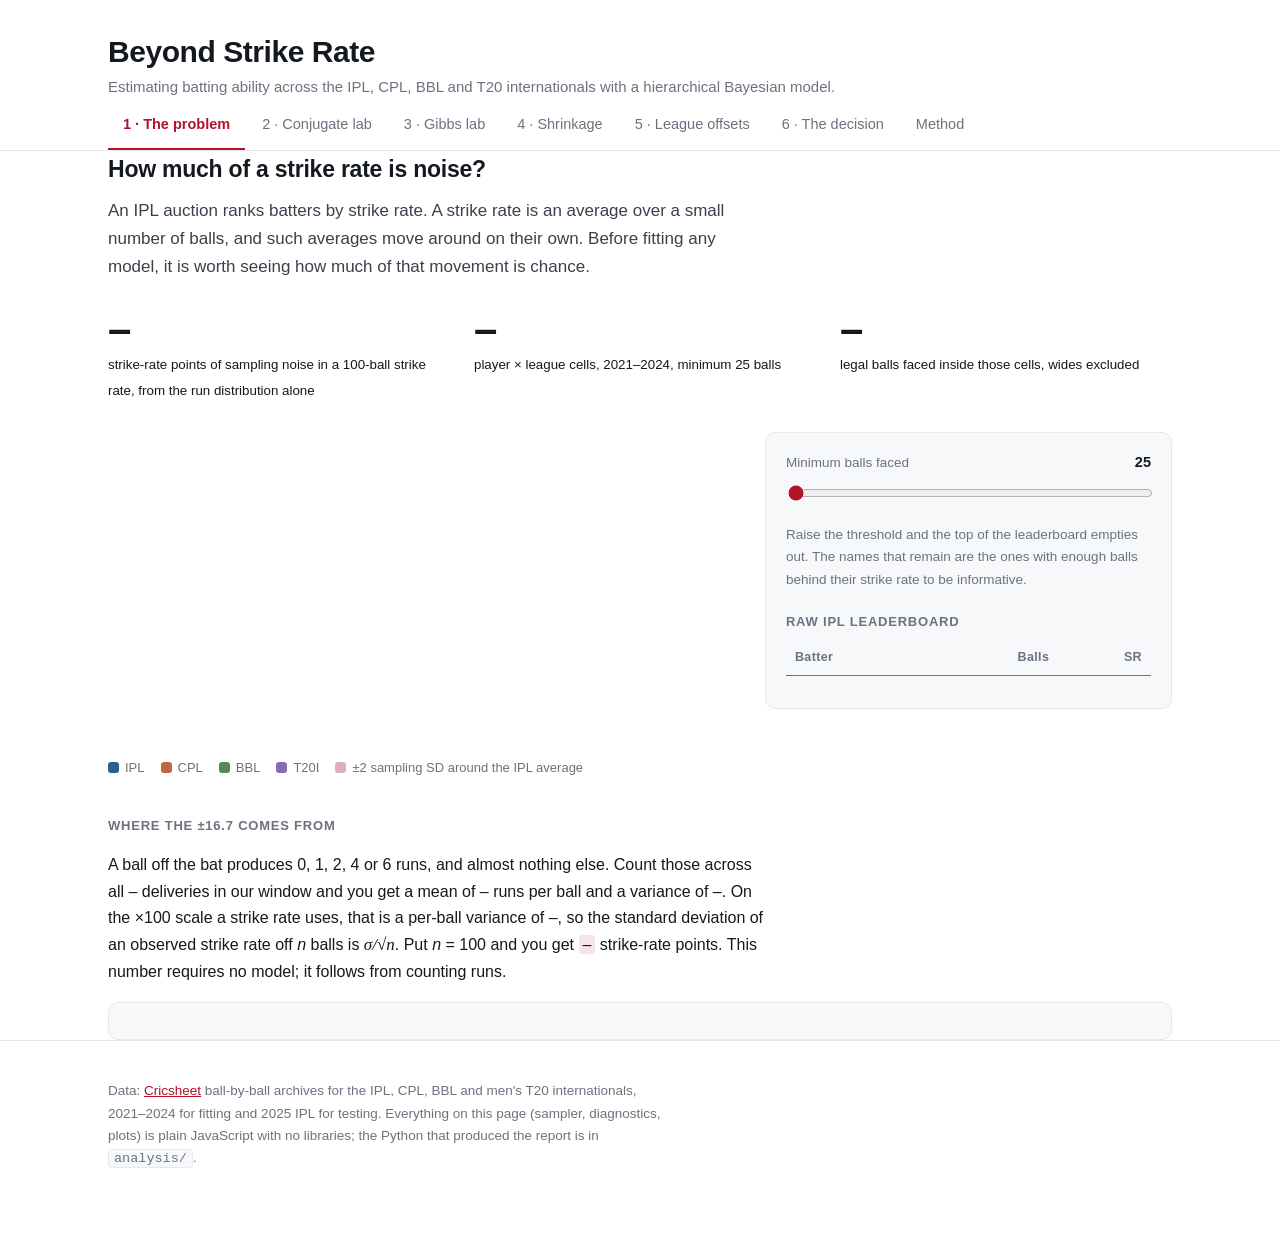
<file: index.html>
<!doctype html>
<meta charset="utf-8">
<title>Beyond Strike Rate</title>
<meta http-equiv="refresh" content="0; url=app/">
<link rel="canonical" href="app/">
<style>
  body{font:16px/1.6 -apple-system,BlinkMacSystemFont,"Segoe UI",Roboto,sans-serif;
       margin:0;display:grid;place-items:center;height:100vh;color:#14181f}
  a{color:#b3122b}
</style>
<p>Taking you to <a href="app/">Beyond Strike Rate</a>&nbsp;…</p>
</file>
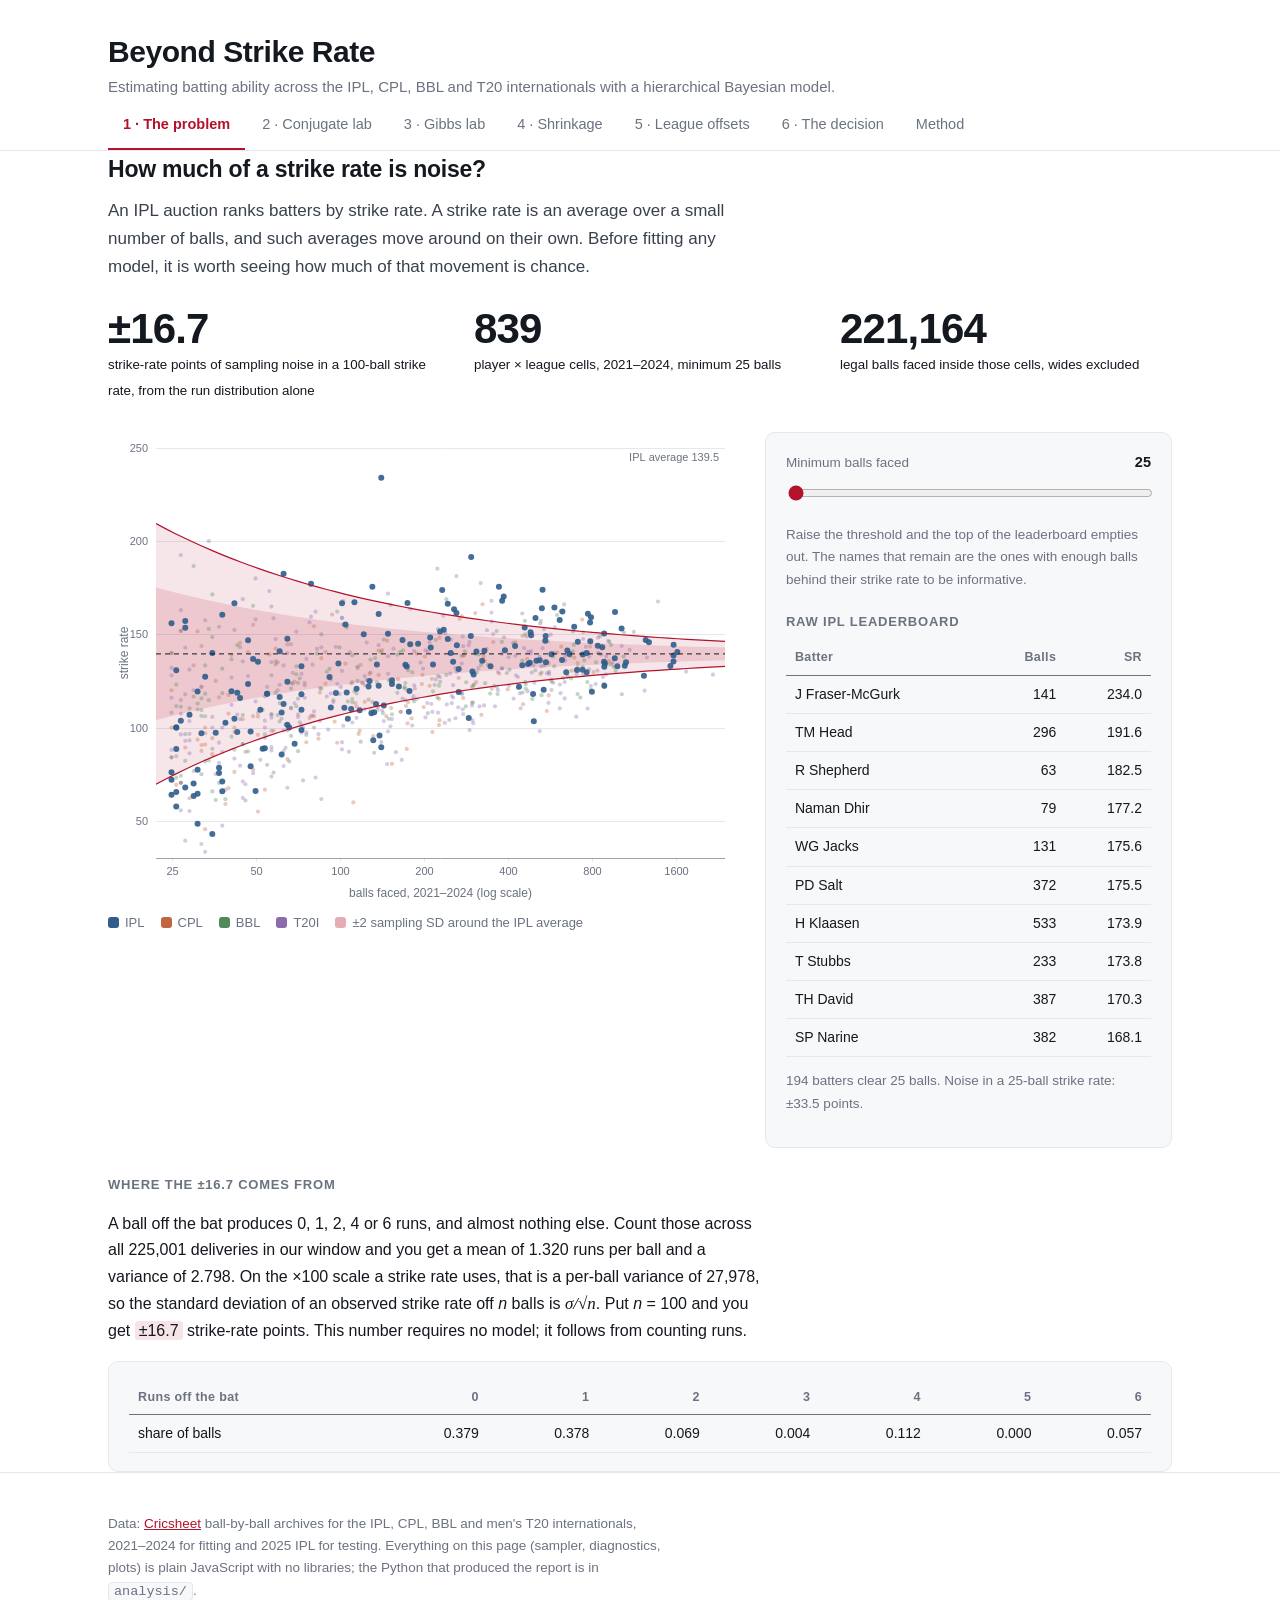
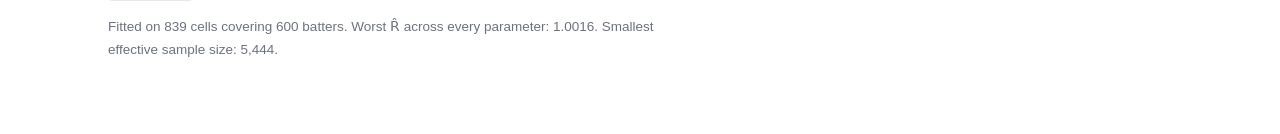
<file: app/index.html>
<!doctype html>
<html lang="en">
<head>
<meta charset="utf-8">
<meta name="viewport" content="width=device-width,initial-scale=1">
<title>Beyond Strike Rate: a Bayesian look at T20 batting</title>
<meta name="description" content="Hierarchical Bayesian estimation of T20 batting ability across the IPL, CPL, BBL and T20 internationals. An interactive lab.">
<link rel="stylesheet" href="css/style.css">
</head>
<body>

<header>
  <div class="wrap">
    <h1>Beyond Strike Rate
      <small>Estimating batting ability across the IPL, CPL, BBL and T20 internationals with a hierarchical Bayesian model.</small>
    </h1>
    <nav id="nav" role="tablist">
      <button role="tab" data-tab="problem" aria-selected="true">1 · The problem</button>
      <button role="tab" data-tab="conjugate">2 · Conjugate lab</button>
      <button role="tab" data-tab="gibbs">3 · Gibbs lab</button>
      <button role="tab" data-tab="shrink">4 · Shrinkage</button>
      <button role="tab" data-tab="offsets">5 · League offsets</button>
      <button role="tab" data-tab="decision">6 · The decision</button>
      <button role="tab" data-tab="method">Method</button>
    </nav>
  </div>
</header>

<main class="wrap">

<!-- ============================================================ 1 ===== -->
<section class="tab on" id="tab-problem">
  <h2>How much of a strike rate is noise?</h2>
  <p class="lede">
    An IPL auction ranks batters by strike rate. A strike rate is an average over a small
    number of balls, and such averages move around on their own. Before fitting any model, it
    is worth seeing how much of that movement is chance.
  </p>

  <div class="stat">
    <div><div class="big" id="k-sd">–</div><small>strike-rate points of sampling noise in a
      100-ball strike rate, from the run distribution alone</small></div>
    <div><div class="big" id="k-cells">–</div><small>player × league cells,
      2021–2024, minimum 25 balls</small></div>
    <div><div class="big" id="k-balls">–</div><small>legal balls faced inside those cells,
      wides excluded</small></div>
  </div>

  <div class="grid g2">
    <div>
      <canvas id="c-funnel"></canvas>
      <div class="key">
        <span><i style="background:#2f5d8c"></i>IPL</span>
        <span><i style="background:#c1663e"></i>CPL</span>
        <span><i style="background:#4f8a5b"></i>BBL</span>
        <span><i style="background:#8a6bab"></i>T20I</span>
        <span><i style="background:rgba(179,18,43,.35)"></i>±2 sampling SD around the IPL average</span>
      </div>
    </div>
    <div class="panel">
      <div class="ctl">
        <label>Minimum balls faced <b id="v-minballs">25</b></label>
        <input type="range" id="s-minballs" min="25" max="800" step="5" value="25">
      </div>
      <p class="note" style="margin-top:-4px">
        Raise the threshold and the top of the leaderboard empties out. The names that remain
        are the ones with enough balls behind their strike rate to be informative.
      </p>
      <h3 style="margin-top:20px">Raw IPL leaderboard</h3>
      <table><thead><tr><th>Batter</th><th>Balls</th><th>SR</th></tr></thead>
      <tbody id="t-leader"></tbody></table>
      <p class="note" id="n-leader"></p>
    </div>
  </div>

  <h3>Where the ±16.7 comes from</h3>
  <p>
    A ball off the bat produces 0, 1, 2, 4 or 6 runs, and almost nothing else. Count those
    across all <span id="k-ballcount">–</span> deliveries in our window and you get a mean of
    <span id="k-mean">–</span> runs per ball and a variance of <span id="k-var">–</span>. On the
    ×100 scale a strike rate uses, that is a per-ball variance of
    <span id="k-sigma2">–</span>, so the standard deviation of an observed strike rate off
    <em>n</em> balls is <span class="eq">σ/√n</span>. Put <em>n</em> = 100 and you get
    <span class="hl" id="k-sd2">–</span> strike-rate points. This number requires no model;
    it follows from counting runs.
  </p>
  <div class="panel" style="margin-top:14px"><div id="tbl-ballruns"></div></div>
</section>

<!-- ============================================================ 2 ===== -->
<section class="tab" id="tab-conjugate">
  <h2>One batter, one prior, one posterior</h2>
  <p class="lede">
    This is the Normal–Normal conjugate update with a real player in it. Pick someone, tell the
    model what you believed about T20 batters before you saw them play, and watch the three
    curves. The number that decides everything is <span class="eq">w</span>: the share of the
    answer that comes from the player's own record rather than from the population.
  </p>

  <div class="grid g2">
    <div>
      <canvas id="c-conj"></canvas>
      <div class="key">
        <span><i style="background:#9aa3ad"></i>prior: what you believed beforehand</span>
        <span><i style="background:#2f5d8c"></i>likelihood: what this player did</span>
        <span><i style="background:#b3122b"></i>posterior: what you should believe now</span>
      </div>
    </div>
    <div class="panel">
      <div class="ctl"><label>Batter</label><select id="sel-player"></select></div>
      <div class="ctl">
        <label>Prior mean <span class="eq">μ₀</span> <b id="v-m0">130</b></label>
        <input type="range" id="s-m0" min="100" max="170" step="1" value="130">
      </div>
      <div class="ctl">
        <label>Prior SD <span class="eq">τ</span> <b id="v-tau">15</b></label>
        <input type="range" id="s-tau" min="1" max="45" step="0.5" value="15">
      </div>
      <div class="ctl">
        <label>Balls faced (this player) <b id="v-nballs">–</b></label>
        <input type="range" id="s-nballs" min="10" max="1200" step="5" value="200">
      </div>
      <hr style="border:0;border-top:1px solid var(--line);margin:16px 0">
      <p style="font-size:14px;margin:0 0 6px" class="eq">
        w = nτ² / (σ² + nτ²)
      </p>
      <div class="big" id="v-w" style="font-size:34px">–</div>
      <div class="bar"><div id="bar-w"></div></div>
      <p class="note" id="n-conj" style="margin-top:12px"></p>
    </div>
  </div>
  <p class="note">
    Slide the ball count to 10 and the player almost disappears into the population; slide it
    to 1200 and the population almost disappears into the player.
  </p>
</section>

<!-- ============================================================ 3 ===== -->
<section class="tab" id="tab-gibbs">
  <h2>Run the sampler yourself</h2>
  <p class="lede">
    Every result on this site comes from a Gibbs sampler with six closed-form full
    conditionals, so no Metropolis step is needed. The same sampler is written here in
    JavaScript and runs in your browser on the real data. Press run to see four chains, started
    from different values, converge to the same posterior.
  </p>

  <div class="grid g2">
    <div>
      <canvas id="c-trace1"></canvas>
      <canvas id="c-trace2" style="margin-top:10px"></canvas>
      <div class="grid g2e" style="margin-top:10px">
        <canvas id="c-acf"></canvas>
        <canvas id="c-post"></canvas>
      </div>
    </div>
    <div class="panel">
      <div class="ctl"><label>Model</label>
        <select id="sel-model">
          <option value="M0">M0: everyone is the same player</option>
          <option value="M1">M1: everyone is their own player</option>
          <option value="M2">M2: partial pooling, IPL only</option>
          <option value="M3" selected>M3: partial pooling plus league offsets</option>
        </select>
      </div>
      <div class="ctl">
        <label>Iterations per chain <b id="v-iters">6000</b></label>
        <input type="range" id="s-iters" min="1000" max="20000" step="500" value="6000">
      </div>
      <div class="ctl">
        <label>Burn-in <b id="v-burn">2000</b></label>
        <input type="range" id="s-burn" min="0" max="8000" step="250" value="2000">
      </div>
      <div class="ctl">
        <label>Prior mean <span class="eq">m₀</span> <b id="v-gm0">130</b></label>
        <input type="range" id="s-gm0" min="100" max="170" step="1" value="130">
      </div>
      <div class="ctl">
        <label>Prior <span class="eq">E[τ]</span> <b id="v-gtau">15</b></label>
        <input type="range" id="s-gtau" min="3" max="40" step="1" value="15">
      </div>
      <button class="go" id="btn-run">Run 4 chains</button>
      <div class="bar" style="margin-top:12px"><div id="bar-run"></div></div>
      <h3>Diagnostics</h3>
      <table><thead><tr><th></th><th>mean</th><th>R̂</th><th>ESS</th></tr></thead>
        <tbody id="t-diag"><tr><td colspan="4" class="note">Not run yet.</td></tr></tbody></table>
      <p class="note" id="n-gibbs"></p>
    </div>
  </div>
  <p class="note">
    R̂ compares the spread between chains with the spread within them; anything above about
    1.01 means the chains have not agreed yet. ESS says how many genuinely independent draws
    the run is worth. Both are defined exactly as in <code>analysis/diagnostics.py</code>, and
    the browser sampler reproduces the Python posterior means to within Monte Carlo error.
  </p>
</section>

<!-- ============================================================ 4 ===== -->
<section class="tab" id="tab-shrink">
  <h2>What happens to the leaderboard</h2>
  <p class="lede">
    Partial pooling moves every batter part of the way toward the population mean, and it
    moves the batters we have seen least the furthest. The raw IPL strike rate and the posterior
    mean are shown side by side for the batters at the top of the raw list.
  </p>

  <div class="grid g2">
    <div>
      <canvas id="c-shrink"></canvas>
      <div class="key">
        <span><i style="background:#9aa3ad"></i>raw IPL strike rate</span>
        <span><i style="background:#b3122b"></i>posterior mean, moves down</span>
        <span><i style="background:#2f5d8c"></i>posterior mean, moves up</span>
      </div>
    </div>
    <div class="panel">
      <div class="ctl">
        <label>Between-player SD <span class="eq">τ</span> <b id="v-stau">11.4</b></label>
        <input type="range" id="s-stau" min="2" max="35" step="0.5" value="11.4">
      </div>
      <p class="note">
        A small <span class="eq">τ</span> says T20 batters differ very little, so every
        estimate collapses onto the average. A large <span class="eq">τ</span> says ability
        genuinely varies, so each batter's own record is taken close to face value. The fitted
        value is <b id="v-taufit">11.4</b>.
      </p>
      <h3>Biggest movers</h3>
      <table><thead><tr><th>Batter</th><th>Balls</th><th>Raw</th><th>θ</th><th>Rank</th></tr></thead>
        <tbody id="t-movers"></tbody></table>
    </div>
  </div>
</section>

<!-- ============================================================ 5 ===== -->
<section class="tab" id="tab-offsets">
  <h2>What a strike rate is worth in each league</h2>
  <p class="lede">
    A strike rate of 140 in the CPL is not the same as 140 in the IPL. The model estimates one
    offset per league, a translation between scales, from the batters who appear in more than
    one of them. Fixing the IPL offset at zero is what makes every θ readable as an expected IPL
    strike rate. These offsets describe the scoring environment, not the standard of the league;
    the note below the table explains why the two are different.
  </p>

  <div class="grid g2">
    <div>
      <canvas id="c-offsets"></canvas>
      <p class="note">
        Posterior distributions of <span class="eq">δ</span>. A value of −8 means that this
        league's strike rates read about eight points low once you put them on the IPL scale.
      </p>
    </div>
    <div class="panel">
      <h3>Who does the translating</h3>
      <p class="note" style="margin-top:-4px">
        Bridge players: the number appearing in both leagues. Every offset is identified by
        these people and nobody else, so the table is the honest measure of how much to
        believe the numbers on the left.
      </p>
      <div id="tbl-overlap"></div>
      <h3>The fitted offsets</h3>
      <table><thead><tr><th>League</th><th>δ</th><th>95% interval</th></tr></thead>
        <tbody id="t-offsets"></tbody></table>
    </div>
  </div>
  <div class="panel" style="margin-top:22px">
    <span class="tag">these offsets are not a league table</span>
    <p style="margin-top:10px">
      It is tempting to read δ as a ranking of league quality. It is not one, and the CPL shows
      why. Analysts who rank the <em>standard</em> of T20 competitions, using the same
      bridge-player logic on a different quantity, place the CPL among the strongest in the
      world. Our offset puts it lowest of the four. Both can be true, because we are measuring
      the <em>scoring environment</em> rather than the standard.
    </p>
    <div id="tbl-profile"></div>
    <p class="note" id="n-profile" style="margin-top:10px"></p>
  </div>

  <div class="panel" style="margin-top:22px">
    <span class="tag">a data decision worth recording</span>
    <p style="margin-top:10px">
      Our first run used every men's T20 international in the Cricsheet archive. Those matches
      involve <b>105 different national teams</b>, from India and Australia to Estonia, Mongolia
      and Bhutan. That is not a single scoring environment, and no single offset can describe
      it. The model returned a shortlist headed by batters from associate nations who had
      recorded very high strike rates against much weaker bowling. We therefore keep only T20Is
      in which both sides are ICC Full Members. The bridge to the IPL lost one player out of
      107.
    </p>
  </div>
</section>

<!-- ============================================================ 6 ===== -->
<section class="tab" id="tab-decision">
  <h2>From a posterior to a shortlist</h2>
  <p class="lede">
    Inference and decision are separate steps. The model returns a posterior for each batter.
    The franchise decides what strike rate it is buying and how sure it needs to be. Set those
    two numbers below and the shortlist follows. It is not the same list the raw strike rates
    give.
  </p>

  <div class="grid g2">
    <div>
      <canvas id="c-decision"></canvas>
      <p class="note">
        Each bar is a 95% credible interval for that player's IPL strike rate; the dot is the
        posterior mean and the tick is their raw IPL strike rate where they have one.
      </p>
    </div>
    <div class="panel">
      <div class="ctl">
        <label>We want a strike rate above <b id="v-thresh">140</b></label>
        <input type="range" id="s-thresh" min="110" max="180" step="1" value="140">
      </div>
      <div class="ctl">
        <label>and we need to be this sure <b id="v-cut">0.80</b></label>
        <input type="range" id="s-cut" min="0.5" max="0.99" step="0.01" value="0.80">
      </div>
      <div class="ctl">
        <label>Minimum balls faced anywhere <b id="v-minb2">150</b></label>
        <input type="range" id="s-minb2" min="25" max="600" step="25" value="150">
      </div>
      <div class="ctl"><label>Whose prior?</label>
        <select id="sel-prior">
          <option value="Analyst" selected>Analyst: the report's baseline</option>
          <option value="Scout">Scout: ability really does vary</option>
          <option value="CFO">CFO: most of it is noise</option>
          <option value="Stress">Stress test: almost all of it is noise</option>
        </select>
      </div>
      <p style="font-size:14px;margin:14px 0 4px" class="eq">
        pick player i if P(θᵢ &gt; c | data) &gt; p
      </p>
      <p class="note" id="n-decision"></p>
    </div>
  </div>

  <div class="grid g2e" style="margin-top:24px">
    <div>
      <h3>Bayesian shortlist</h3>
      <table><thead><tr><th>Batter</th><th>Balls, all leagues</th><th>θ</th><th>P(θ&gt;c)</th></tr></thead>
        <tbody id="t-short"></tbody></table>
    </div>
    <div>
      <h3>Raw strike-rate shortlist</h3>
      <table><thead><tr><th>Batter</th><th>IPL balls</th><th>Raw SR</th><th>P(θ&gt;c)</th></tr></thead>
        <tbody id="t-raw"></tbody></table>
    </div>
  </div>
  <p class="note" style="margin-top:16px" id="n-overlap"></p>
</section>

<!-- ========================================================= method ===== -->
<section class="tab" id="tab-method">
  <h2>Method</h2>
  <p class="lede">
    The whole model on one page: what we assume, what we estimate, how it is sampled, and where
    it is limited.
  </p>
  <div id="method-body"></div>
</section>

</main>

<footer>
  <div class="wrap">
    <p>Data: <a href="https://cricsheet.org">Cricsheet</a> ball-by-ball archives for the IPL,
    CPL, BBL and men's T20 internationals, 2021–2024 for fitting and 2025 IPL for testing.
    Everything on this page (sampler, diagnostics, plots) is plain JavaScript with no
    libraries; the Python that produced the report is in <code>analysis/</code>.</p>
    <p id="foot-nums"></p>
  </div>
</footer>

<script src="js/rng.js"></script>
<script src="js/gibbs.js"></script>
<script src="js/plots.js"></script>
<script src="js/app.js"></script>
</body>
</html>
</file>
<file: app/css/style.css>
:root{
  --ink:#14181f; --muted:#6b7280; --faint:#9aa3ad; --line:#e6e8ec;
  --paper:#ffffff; --panel:#f7f8fa; --accent:#b3122b; --accent-soft:#f6e4e7;
  --ipl:#2f5d8c; --cpl:#c1663e; --bbl:#4f8a5b; --t20i:#8a6bab;
  --mono:"SFMono-Regular",Consolas,"Liberation Mono",Menlo,monospace;
}
*{box-sizing:border-box}
html,body{margin:0;padding:0}
body{
  background:var(--paper); color:var(--ink);
  font:16px/1.65 -apple-system,BlinkMacSystemFont,"Segoe UI",Inter,Roboto,Helvetica,Arial,sans-serif;
  -webkit-font-smoothing:antialiased;
}
.wrap{max-width:1120px;margin:0 auto;padding:0 28px}
header{border-bottom:1px solid var(--line);padding:34px 0 0}
h1{font-size:30px;line-height:1.2;margin:0 0 6px;letter-spacing:-.015em}
h1 small{display:block;font-size:15px;font-weight:400;color:var(--muted);margin-top:8px;letter-spacing:0}
.byline{font-size:13.5px;color:var(--faint);margin:0 0 22px}
nav{display:flex;gap:2px;flex-wrap:wrap}
nav button{
  appearance:none;border:0;background:none;font:inherit;font-size:14.5px;
  padding:11px 15px;color:var(--muted);cursor:pointer;border-bottom:2.5px solid transparent;
}
nav button:hover{color:var(--ink)}
nav button[aria-selected="true"]{color:var(--accent);border-bottom-color:var(--accent);font-weight:600}
main{padding:34px 0 90px}
.tab{display:none} .tab.on{display:block}
h2{font-size:23px;margin:0 0 8px;letter-spacing:-.01em}
h3{font-size:13px;margin:26px 0 8px;letter-spacing:.06em;text-transform:uppercase;color:var(--muted);font-weight:700}
.lede{font-size:17px;color:#39414d;max-width:70ch;margin:0 0 26px}
p{max-width:74ch}
.grid{display:grid;gap:26px;align-items:start}
.g2{grid-template-columns:minmax(0,1.55fr) minmax(0,1fr)}
.g2e{grid-template-columns:minmax(0,1fr) minmax(0,1fr)}
@media(max-width:900px){.g2,.g2e{grid-template-columns:1fr}}
.panel{background:var(--panel);border:1px solid var(--line);border-radius:10px;padding:18px 20px}
canvas{display:block;width:100%;height:auto}
.ctl{margin:0 0 16px}
.ctl label{display:flex;justify-content:space-between;align-items:baseline;
  font-size:13.5px;color:var(--muted);margin-bottom:5px}
.ctl label b{color:var(--ink);font-variant-numeric:tabular-nums;font-size:14.5px}
input[type=range]{width:100%;accent-color:var(--accent);height:22px}
select,input[type=number]{
  font:inherit;font-size:14px;padding:6px 9px;border:1px solid var(--line);
  border-radius:6px;background:var(--paper);color:var(--ink);width:100%}
button.go{
  appearance:none;border:0;border-radius:7px;background:var(--accent);color:#fff;
  font:inherit;font-weight:600;font-size:14.5px;padding:10px 18px;cursor:pointer}
button.go:disabled{background:var(--faint);cursor:default}
button.ghost{background:none;border:1px solid var(--line);color:var(--ink)}
table{border-collapse:collapse;width:100%;font-size:14px;font-variant-numeric:tabular-nums}
th,td{text-align:right;padding:7px 9px;border-bottom:1px solid var(--line)}
th:first-child,td:first-child{text-align:left}
thead th{font-size:12.5px;letter-spacing:.03em;color:var(--muted);font-weight:600;
  border-bottom:1.5px solid var(--muted)}
tbody tr:hover{background:var(--panel)}
.num{font-variant-numeric:tabular-nums}
.big{font-size:42px;line-height:1.05;font-weight:700;letter-spacing:-.02em}
.big small{display:block;font-size:14px;font-weight:400;color:var(--muted);
  letter-spacing:0;margin-top:8px;text-transform:none}
.stat{display:grid;grid-template-columns:repeat(auto-fit,minmax(210px,1fr));gap:26px 34px;margin:6px 0 28px}
.note{font-size:13.5px;color:var(--muted);max-width:70ch}
.tag{display:inline-block;font-size:11.5px;padding:2px 8px;border-radius:20px;
  background:var(--accent-soft);color:var(--accent);font-weight:600;letter-spacing:.02em}
.key{display:flex;gap:16px;flex-wrap:wrap;font-size:13px;color:var(--muted);margin:10px 0}
.key i{display:inline-block;width:11px;height:11px;border-radius:3px;margin-right:6px;
  vertical-align:-1px}
kbd,code{font-family:var(--mono);font-size:13.5px;background:var(--panel);padding:1px 5px;
  border-radius:4px;border:1px solid var(--line)}
.eq{font-family:Georgia,"Times New Roman",serif;font-style:italic;font-size:17px}
.hl{background:var(--accent-soft);padding:1px 4px;border-radius:3px}
footer{border-top:1px solid var(--line);padding:26px 0 60px;font-size:13.5px;color:var(--muted)}
footer a{color:var(--accent)}
.pill{font-size:12.5px;color:var(--muted);background:var(--panel);border:1px solid var(--line);
  border-radius:20px;padding:3px 11px;display:inline-block;margin:0 6px 6px 0}
.bar{height:6px;background:var(--line);border-radius:3px;overflow:hidden;margin-top:6px}
.bar>div{height:100%;background:var(--accent);width:0}
</file>
